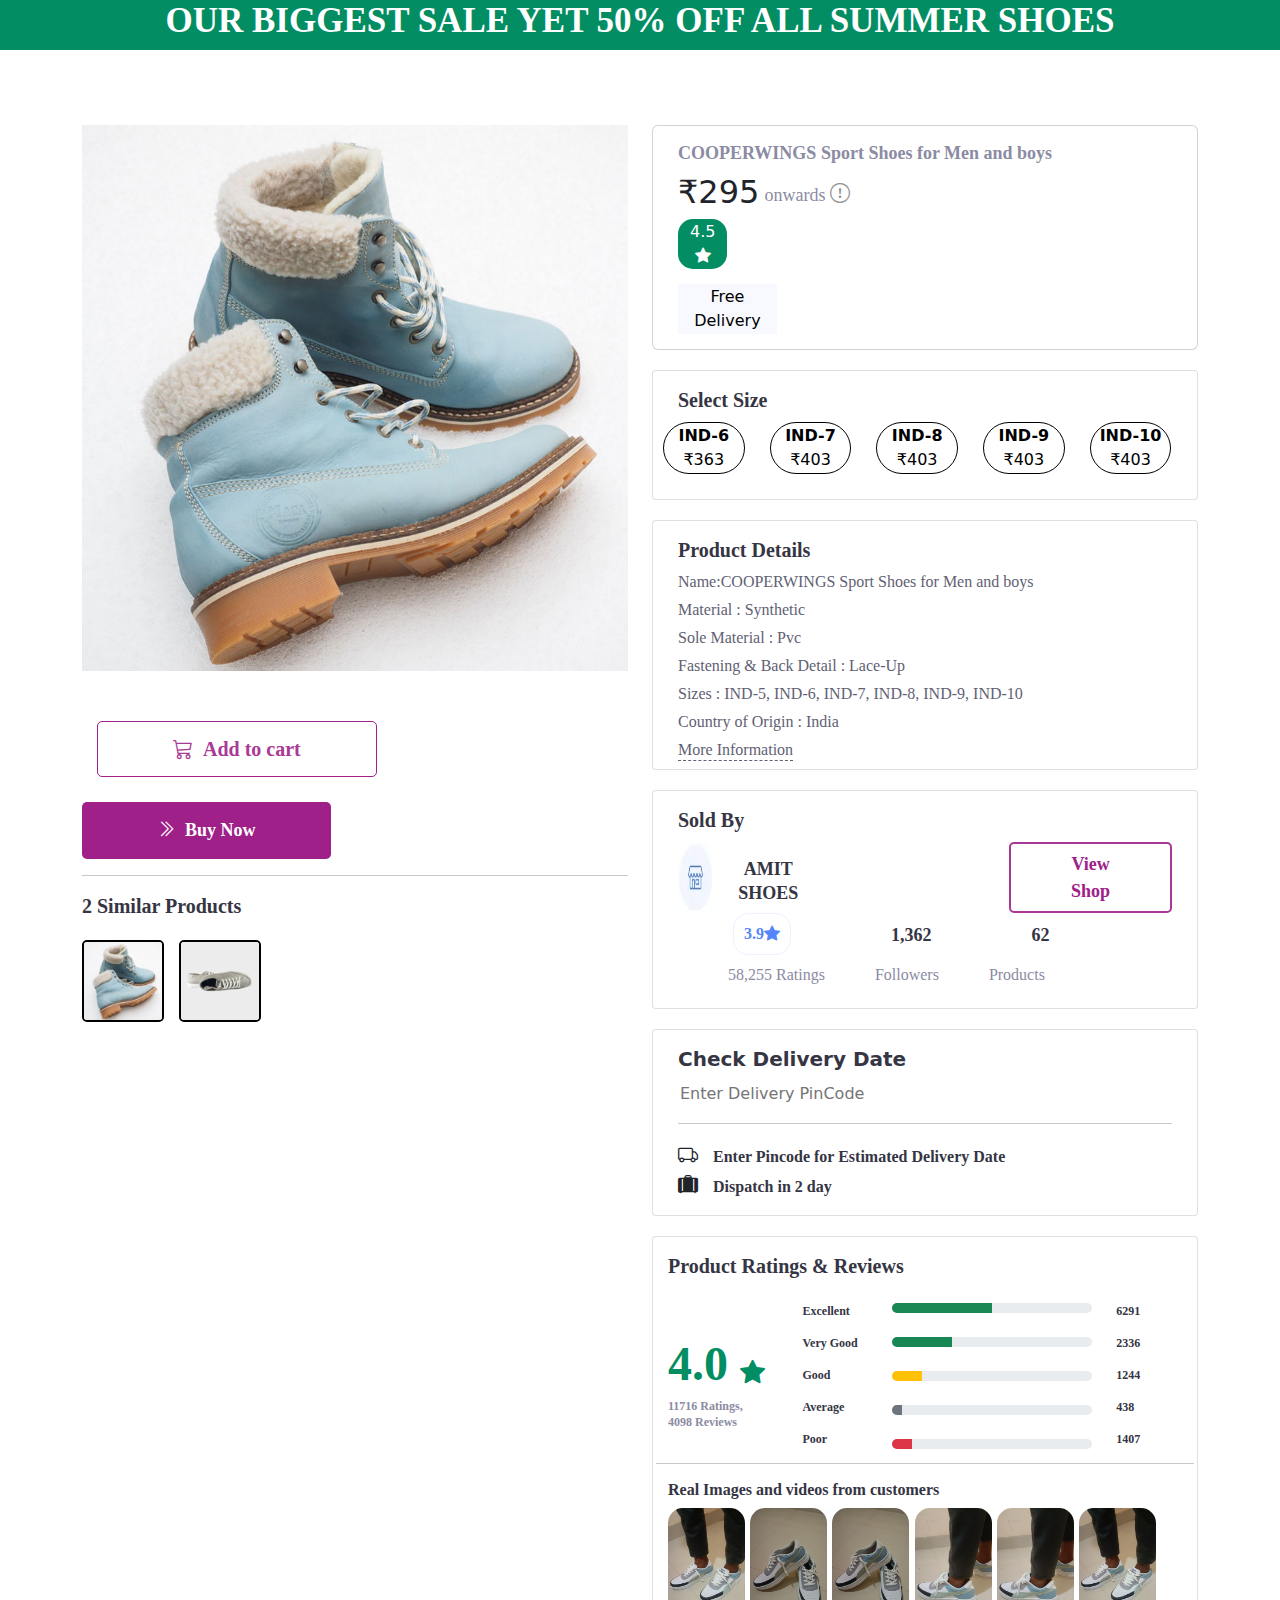
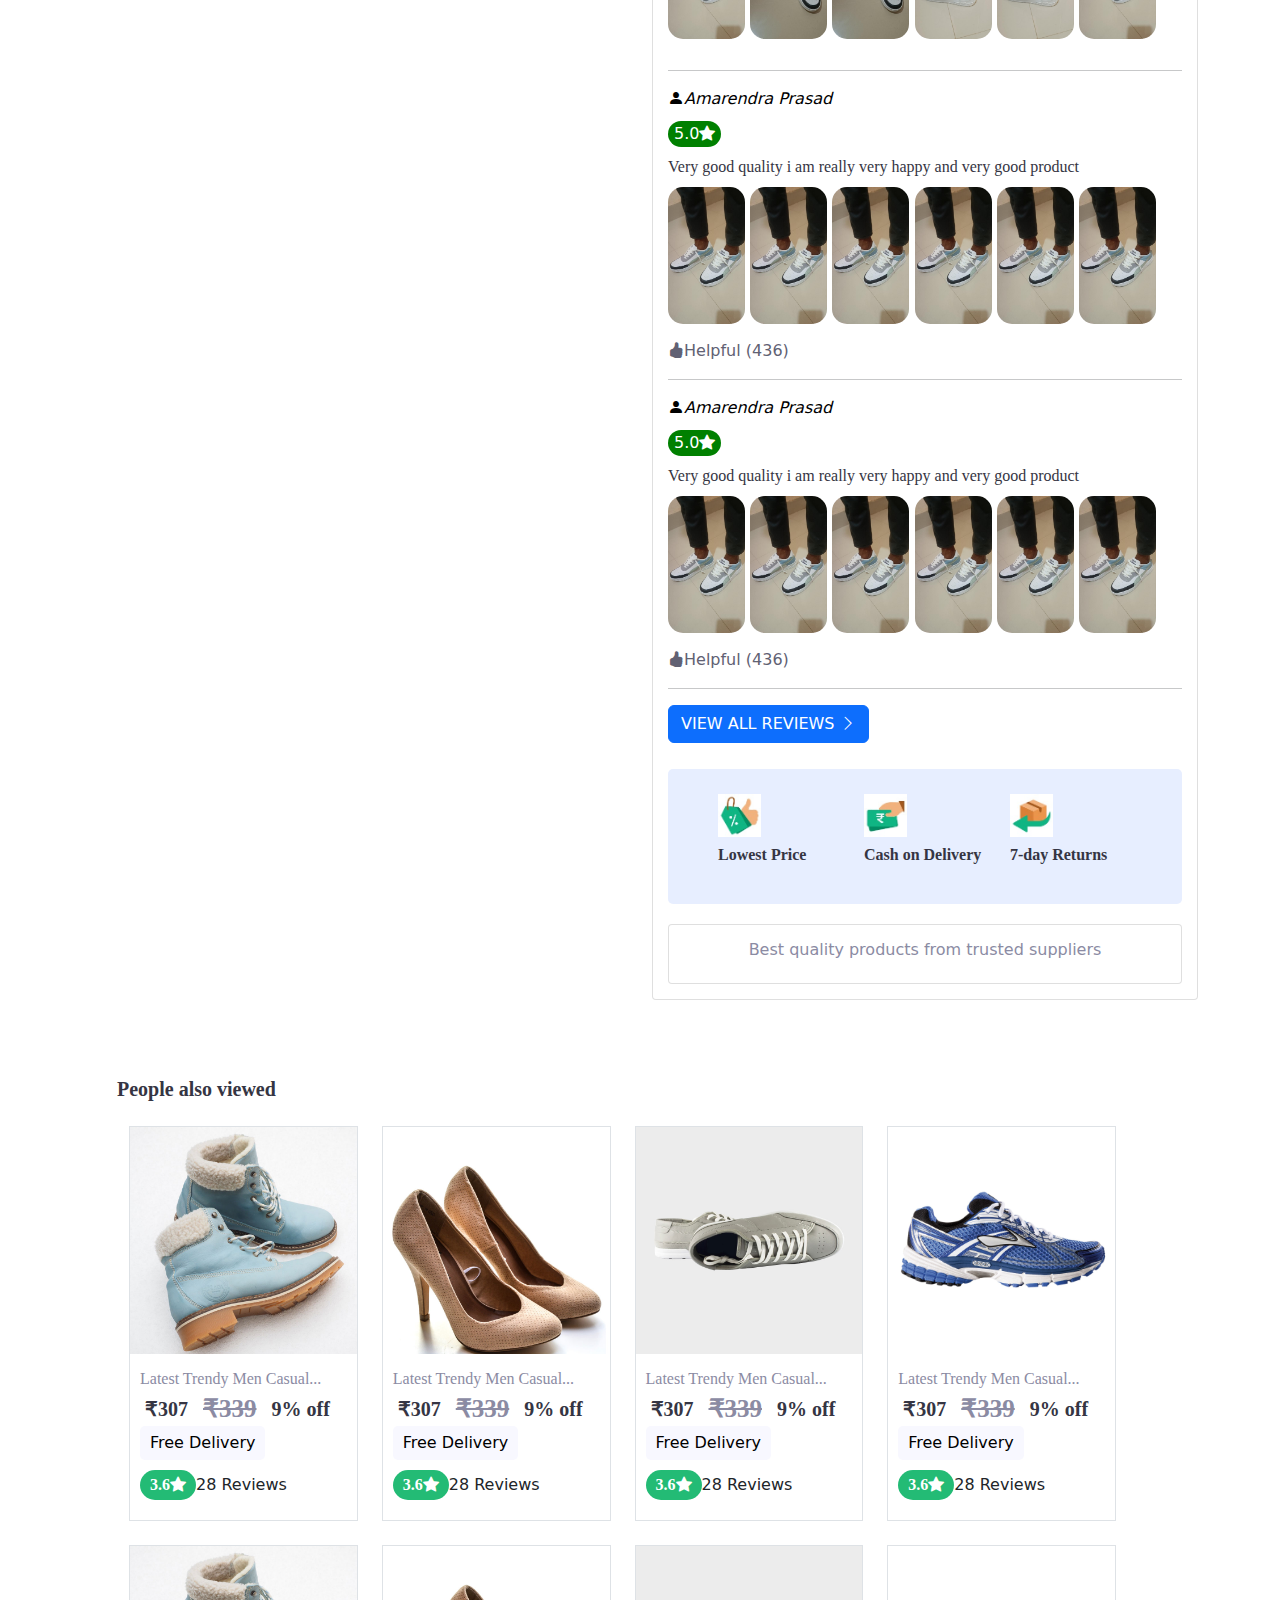
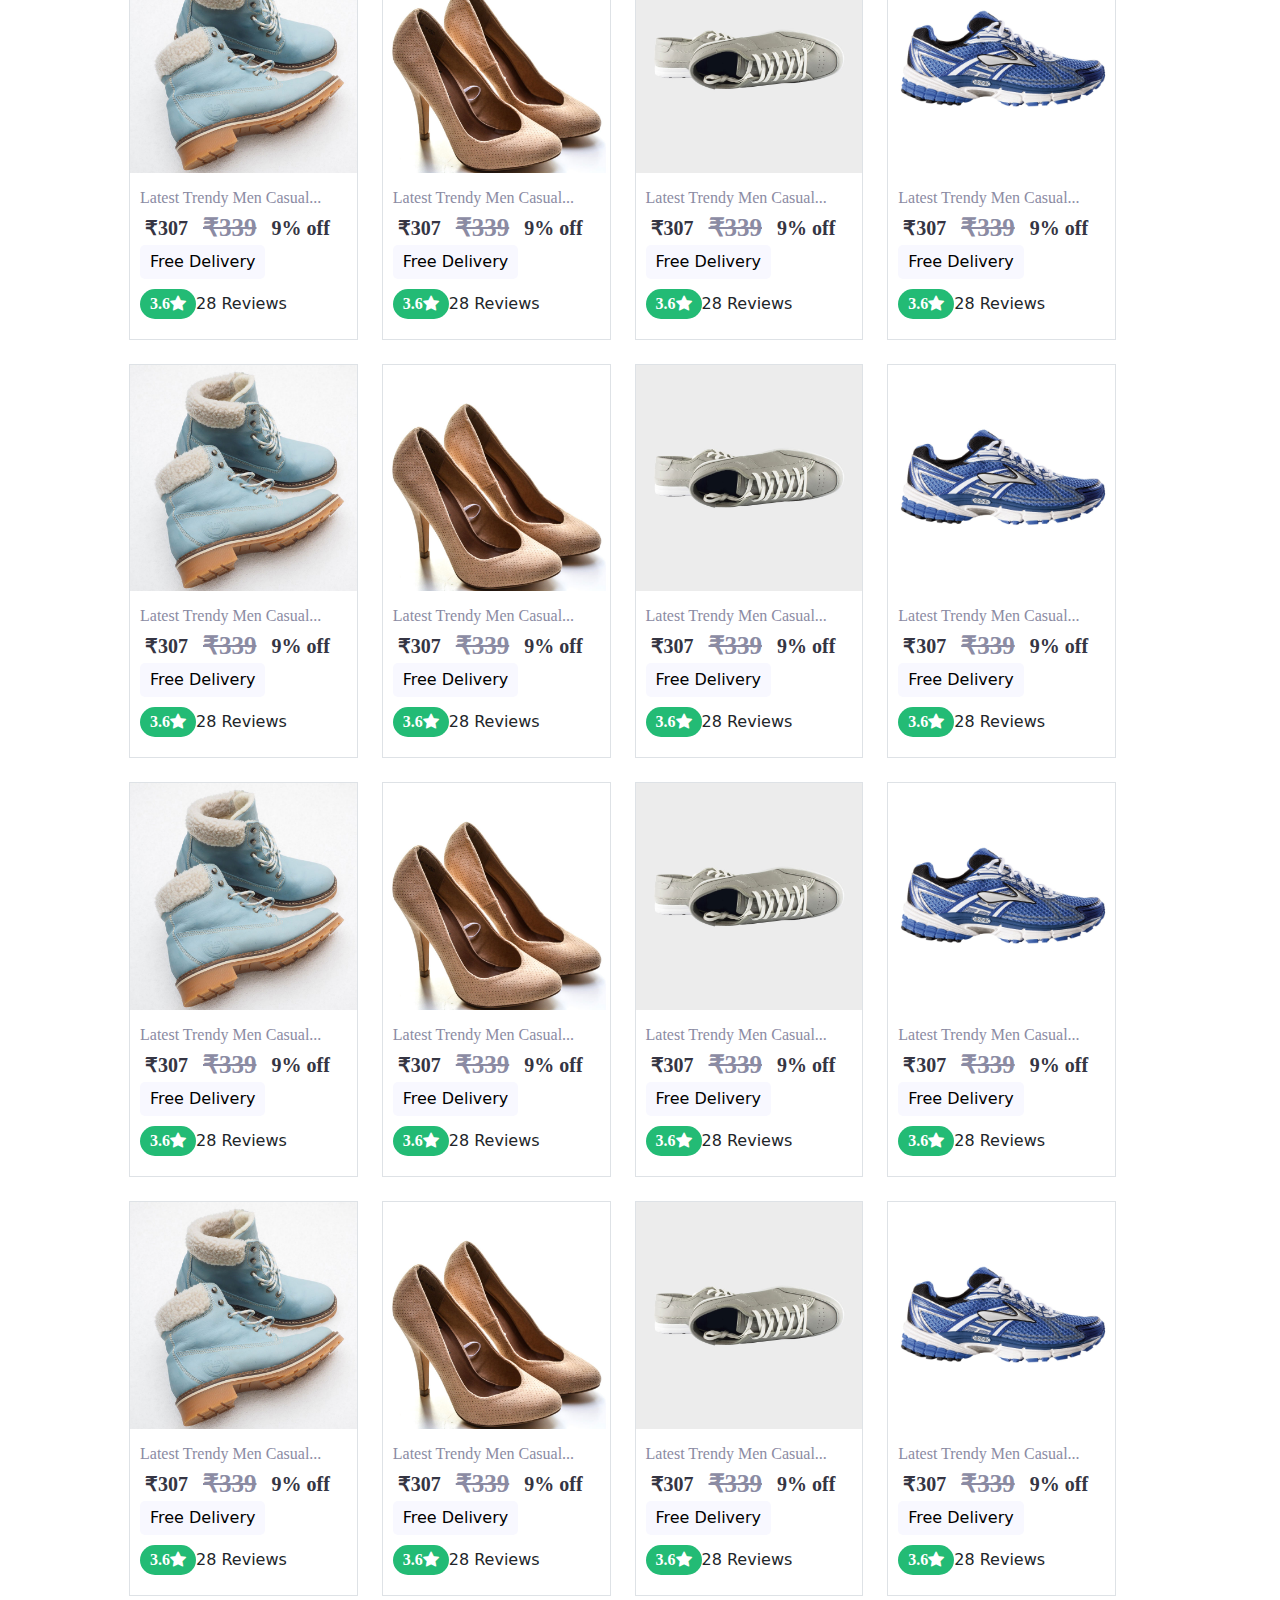
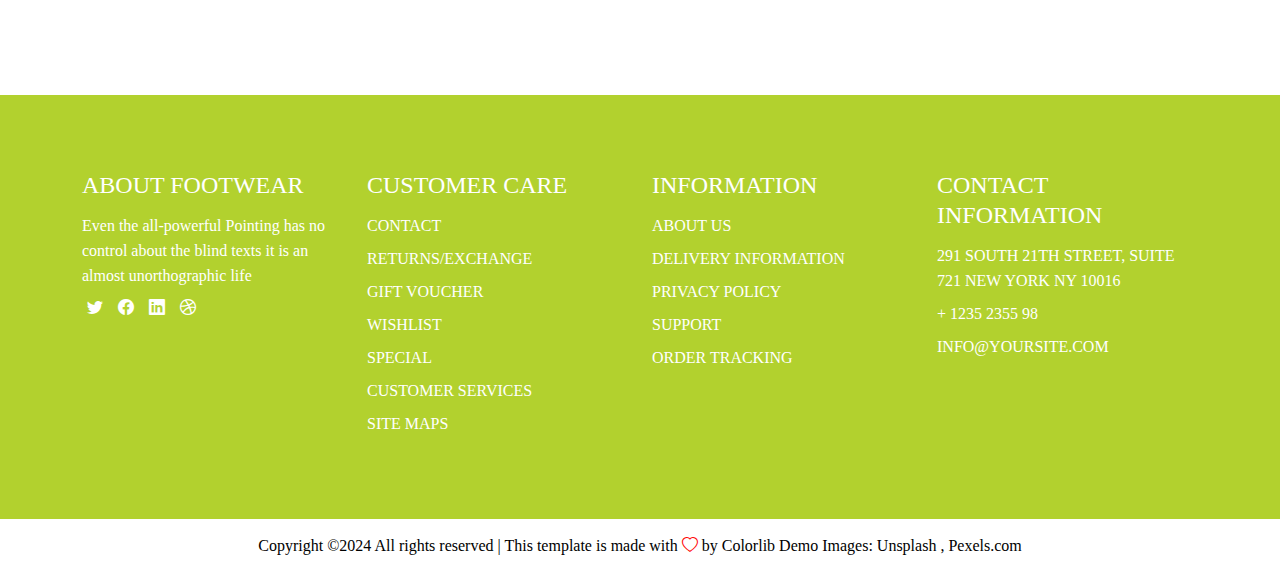
<file: rohith -landingpage/products-page.html>
<!DOCTYPE html>
<html lang="en">
<head>
    <meta charset="UTF-8">
    <meta name="viewport" content="width=device-width, initial-scale=1.0">
    <title>ecommerce-landing page</title>
    <link rel="stylesheet" href="./css/style.css">
    <link rel="stylesheet" href="https://cdn.jsdelivr.net/npm/bootstrap-icons@1.11.3/font/bootstrap-icons.min.css">
    <!-- bootstrap css cdn link -->
    <link href="https://cdn.jsdelivr.net/npm/bootstrap@5.0.2/dist/css/bootstrap.min.css" rel="stylesheet" >
</head>
<body>
    
    <!-- heading section starts -->
    <section class="heading">
        <div class="container-fluid">
            <div class="row">
                <div class="col-lg-12">
                        <h2>OUR BIGGEST SALE YET 50% OFF ALL SUMMER SHOES</h2>
                    </div>
                </div>
            </div>
      
    </section>
  <!-- heading section ends -->


 <!--product section starts -->

<section>
    <div class="container-fluid">
        <div class="row">
            <div class="col-lg-12">
                <div class="product">
                    <div class="container">
                        <div class="row">
                            <div class="col-lg-6">
                                <div class="product-image">
                                    <img src="./images/item-1.jpg" alt=""width="100%">
                               
                                <button class="cart"><a href="#"><i class="bi bi-cart3"></i>Add to cart</a></button>
                                <button class="buy-f"><a href="#"><i class="bi bi-chevron-double-right"></i>Buy Now</a></button>
                                <hr>
                                <h2>2 Similar Products</h2>
                                <div class="pro-image">
                                   <a href="#"><img src="./images/item-1.jpg" alt="" width="15%"></a>
                                   <a href="#"><img src="./images/item-3.jpg" alt="" width="15%"></a>
                                </div>
                            </div>
                            </div>
                            <div class="col-lg-6">
                                <div class="card">
                                    <h1>COOPERWINGS Sport Shoes for Men and boys</h1>
                                     <h2 class="three d-flex">₹295 <span>onwards</span><i class="bi bi-exclamation-circle"></i></h2>
                                      <div class="box">
                                        <h1>PRICE DETAILS</h1>
                                        <hr>
                                        <h3>Maximum Retail Price (MRP)

                                            ₹999</h3>
                                            <h3>Final Discounted Price

                                                ₹363</h3>
                                                <p>MRP is inclusive of all taxes

                                                    This product has an MRP (Maximum Retail Price) set by the supplier.As per govt. guidelines, we recommend that you do not sell the product at higher price than MRP.</p>
                                      </div>
                                   <button class="num ">4.5<i class="bi bi-star-fill"></i>
                                    </button>
                                   <button class="delivery">Free Delivery</button>
                                    </div>
                                    <div class="card-1 d-flex">
                                        <h1>Select Size</h1>
                                        <div class="row">
                                            <div class="col-lg-12">
                                                <button class="size-num "><strong>IND-6</strong><br>
                                                    ₹363</button>
                                                    <button class="size-num "><strong>IND-7</strong><br>
                                                        ₹403</button>
                                                        <button class="size-num "><strong>IND-8</strong><br>
                                                            ₹403</button>
                                                            <button class="size-num "><strong>IND-9</strong><br>
                                                                ₹403</button>
                                                                <button class="size-num "><strong>IND-10</strong><br>
                                                                    ₹403</button>
                                        
                                            </div>
                                        </div>
                                      
                                           
                                           
                                               
                                        </div>
                                  
                                    
                                    <div class="card-2">  
                                    <h1>Product Details</h1>
                                    <h3>Name:COOPERWINGS Sport Shoes for Men and boys</h3>
                                    <h3>Material : Synthetic</h3>
                                    <h3>Sole Material : Pvc</h3>
                                    <h3>Fastening & Back Detail : Lace-Up</h3>
                                    <h3>Sizes :  
                                        IND-5, IND-6, IND-7, IND-8, IND-9, IND-10</h3>
                                    <h3>Country of Origin : India</h3>
                                    <h2>More Information</h2>
                                    </div>


                                   <div class="card-3">
                                    <h2>Sold By</h2>
                                    <div class="row">  
                                        <div class="col-lg-12 ">
                                            <div class="amit d-flex">   
                                            <img src="./images/shop_profile_100.jpg" alt=""width="7%">
                                             <h4>AMIT SHOES</h4>
                                             <button class="view ">View Shop</button>
                                        </div>
                                        <div class="rating d-flex">
                                            <button class="star ">3.9<i class="bi bi-star-fill"></i>
                                            </button>
                                            <h2>1,362</h2>
                                            <h2>62</h2>
                                        </div>
                                        <div class="numb d-flex">
                                            <h5>58,255 Ratings</h5>
                                            <h5>Followers</h5>
                                            <h5>Products</h5>
                                        </div>
                                        </div>
                                   
                                    
                                   </div>
                                   </div>

                                   <div class="card-4">
                                    <h1>Check Delivery Date</h1>
  <input type="pin" id="lname" name="lname" placeholder="Enter Delivery PinCode">
  <hr>
  <i class="bi bi-truck"><span>Enter Pincode for Estimated Delivery Date</span></i>
  <i class="bi bi-suitcase-lg-fill"><span>Dispatch in 2 day</span></i>

                                   </div>

                                 <div class="card-5">
                                    <h1>Product Ratings & Reviews</h1>
                                    <div class="row">
                                        <div class="col-lg-3">
                                           <div class="rates-star">
                                            <span>4.0 <i class="bi bi-star-fill"></i></span>
                                       <p>11716  Ratings,<br>
                                        4098  Reviews</p>

                                           
                                           </div>
                                        </div>
                                        <div class="col-lg-2 ">
                                            <div class="t">
                                                <p>Excellent</p>
                                                <p>Very Good</p>
                                                <p>Good</p>
                                                <p>Average</p>
                                                <p>Poor</p>
                                                </div>
                                                </div>
                                                <div class="col-lg-5">
                                                    <div class="prog">  
                                                    <div class="progress" style="height:10px">
                                                        <div class="progress-bar bg-success" style="width:50%"></div>
                                                      </div><br>
                                                      <div class="progress" style="height:10px">
                                                        <div class="progress-bar bg-success" style="width:30%"></div>
                                                      </div><br>
                                                      <div class="progress" style="height:10px">
                                                        <div class="progress-bar bg-warning" style="width:15%"></div>
                                                      </div><br>
                                                      <div class="progress" style="height:10px">
                                                        <div class="progress-bar bg-secondary" style="width:5%"></div>
                                                      </div><br>
                                                      <div class="progress" style="height:10px">
                                                        <div class="progress-bar bg-danger" style="width:10%"></div>
                                                      </div>
                                                </div>
                                                </div>
                                                <div class="col-lg-2">
                                                    <div class="t">
                                                    <p>6291</p>
                                                    <p>
                                                        2336</p>
                                                        <p>
                                                            1244</p>
                                                            <p>438</p>
                                                            <p>1407</p>
                                                    </div>
                                                </div>
                                                <hr>

                                                
<div class="offcanvas offcanvas-end" id="demo">
    <div class="offcanvas-header">
      <h1 class="offcanvas-title">ANJRS MEN'S LATEST STYLES CASUAL SHOES</h1>
      <button type="button" class="btn-close" data-bs-dismiss="offcanvas"></button>
    </div>
    <div class="offcanvas-body">
        <img src="./images/2943982747_2962188374_9670d3f3efeb7_512.jpeg" alt=""width="25%"height="35% ">
        <img src="./images/2943982747_2962188374_9fe083fbddd4d_512.jpeg" alt=""width="25%"height="35%">
        <img src="./images/2943982747_2962188374_9670d3f3efeb7_512.jpeg" alt=""width="25%"height="35% ">
        <img src="./images/2943982747_2962188374_9670d3f3efeb7_512.jpeg" alt=""width="25%"height="35%">
        <img src="./images/2943982747_2962188374_9670d3f3efeb7_512.jpeg" alt=""width="25%"height="35%">
        <img src="./images/2943982747_2962188374_9670d3f3efeb7_512.jpeg" alt=""width="25%"height="35%">
        <img src="./images/2943982747_2962188374_9670d3f3efeb7_512.jpeg" alt=""width="25%"height="35%">
        <img src="./images/2943982747_2962188374_9670d3f3efeb7_512.jpeg" alt=""width="25%"height="35%">
        <img src="./images/2943982747_2962188374_9670d3f3efeb7_512.jpeg" alt=""width="25%"height="35%">
        <img src="./images/2943982747_2962188374_9670d3f3efeb7_512.jpeg" alt=""width="25%"height="35%">
        <img src="./images/2943982747_2962188374_9670d3f3efeb7_512.jpeg" alt=""width="25%"height="35%">
        <img src="./images/2943982747_2962188374_9670d3f3efeb7_512.jpeg" alt=""width="25%"height="35%">
        <img src="./images/2943982747_2962188374_9670d3f3efeb7_512.jpeg" alt=""width="25%"height="35%">
        <img src="./images/2943982747_2962188374_9670d3f3efeb7_512.jpeg" alt=""width="25%"height="35%">
        <img src="./images/2943982747_2962188374_9670d3f3efeb7_512.jpeg" alt=""width="25%"height="35%">
        <img src="./images/2943982747_2962188374_9670d3f3efeb7_512.jpeg" alt=""width="25%"height="35%">
        <img src="./images/2943982747_2962188374_9670d3f3efeb7_512.jpeg" alt=""width="25%"height="35%">
        <img src="./images/2943982747_2962188374_9670d3f3efeb7_512.jpeg" alt=""width="25%"height="35%">
        <img src="./images/2943982747_2962188374_9670d3f3efeb7_512.jpeg" alt=""width="25%"height="35%">
        <img src="./images/2943982747_2962188374_9670d3f3efeb7_512.jpeg" alt=""width="25%"height="35%">
        <img src="./images/2943982747_2962188374_9670d3f3efeb7_512.jpeg" alt=""width="25%"height="35%">
        <img src="./images/2943982747_2962188374_9670d3f3efeb7_512.jpeg" alt=""width="25%"height="35%">
        <img src="./images/2943982747_2962188374_9670d3f3efeb7_512.jpeg" alt=""width="25%"height="35%">
        <img src="./images/2943982747_2962188374_9670d3f3efeb7_512.jpeg" alt=""width="25%"height="35%">
    </div>
  </div>
  
                         <div class="video">
                            <h2>Real Images and videos from customers</h2>
                                <img src="./images/2943982747_2962188374_9670d3f3efeb7_512.jpeg" alt=""width="15%"height="15%">
                                <img src="./images/2943982747_2962188374_9fe083fbddd4d_512 (1).jpeg" alt=""width="15%"height="15%">
                                <img src="./images/2943982747_2962188374_9fe083fbddd4d_512.jpeg" alt=""width="15%"height="15%">
                                <img src="./images/2943982747_2962188374_fb3ceb352bffd_512 (1).jpeg" alt=""width="15%"height="15%">
                                <img src="./images/2943982747_2962188374_fb3ceb352bffd_512 (1).jpeg" alt=""width="15%"height="15%">
                                <img src="./images/2943982747_2962188374_9670d3f3efeb7_512.jpeg" alt=""class="plus"width="15%"height="15%"
                                data-bs-toggle="offcanvas" data-bs-target="#demo">
    
                           <hr>
                           <div class="user ">  
                            <span class="person"><i class="bi bi-person-fill">Amarendra Prasad </i></span><br>
                           <button class="five d-flex">5.0 <i class="bi bi-star-fill"></i></button>
                       
                           <h2>Very good quality i am really very happy and very good product</h2>
                           <div class="videos">   
                          <img src="./images/2943982747_2962188374_9670d3f3efeb7_512.jpeg" alt="">
                          <img src="./images/2943982747_2962188374_9670d3f3efeb7_512.jpeg" alt="">
                          <img src="./images/2943982747_2962188374_9670d3f3efeb7_512.jpeg" alt="">
                          <img src="./images/2943982747_2962188374_9670d3f3efeb7_512.jpeg" alt="">
                          <img src="./images/2943982747_2962188374_9670d3f3efeb7_512.jpeg" alt="">
                          <img src="./images/2943982747_2962188374_9670d3f3efeb7_512.jpeg" alt=""><br>
                        
                          <span class="thum" href="#"><i class="bi bi-hand-thumbs-up-fill">Helpful (436)</i></span>
                          <hr>
                          <div class="user ">  
                            <span class="person"><i class="bi bi-person-fill">Amarendra Prasad </i></span><br>
                           <button class="five d-flex">5.0 <i class="bi bi-star-fill"></i></button>
                       
                           <h2>Very good quality i am really very happy and very good product</h2>
                           <div class="videos">   
                          <img src="./images/2943982747_2962188374_9670d3f3efeb7_512.jpeg" alt="">
                          <img src="./images/2943982747_2962188374_9670d3f3efeb7_512.jpeg" alt="">
                          <img src="./images/2943982747_2962188374_9670d3f3efeb7_512.jpeg" alt="">
                          <img src="./images/2943982747_2962188374_9670d3f3efeb7_512.jpeg" alt="">
                          <img src="./images/2943982747_2962188374_9670d3f3efeb7_512.jpeg" alt="">
                          <img src="./images/2943982747_2962188374_9670d3f3efeb7_512.jpeg" alt=""><br>
                        
                          <span class="thum" href="#"><i class="bi bi-hand-thumbs-up-fill">Helpful (436)</i></span>
                          
                          <hr>
                          <button class="btn btn-primary" type="button" data-bs-toggle="offcanvas" data-bs-target="#demo">VIEW ALL REVIEWS <i class="bi bi-chevron-right"></i></button>

</div>
                       </div>
                      </div>
                   </div>

                         
                       </div>
                       </div>
                      
                      







                                     


                                        <div class="row">
                                            <div class="col-lg-12">
                                                <div class="bg-col">
                                                    <div class="row">
                                                        <div class="col-lg-4">
                                                            <div class="image"> 
                                                            <img src="./images/lowest_price_new.jpg" alt=""width="35%">
                                                            <p>Lowest Price</p>
                                                            </div>
                                                        </div>
                                                        <div class="col-lg-4">
                                                            <div class="image"> 
                                                            <img src="./images/cod_new.jpg" alt=""width="35%">
                                                            <p>Cash on Delivery</p>
                                                            </div>
                                                        </div>
                                                        <div class="col-lg-4">
                                                            <div class="image"> 
                                                            <img src="./images/return_new.jpg"width="35%"style="color:transparent">
                                                            <p>7-day Returns</p>
                                                            </div>
                                                        </div>
                                                    </div>
                                                </div>
                                            </div>
                                        </div>
                                        <div class="card-6">
                                            <h3>Best quality products from trusted suppliers</h3>
                                        </div>
                                 








                                </div>
                            </div>
                        </div>
                    </div>
                </div>
            </div>
        </div>
    </div>
</section>

 <!--product section ends -->



<section>
    <div class="container-fluid">
        <div class="row">
            <div class="col-lg-12">
               <div class="people-text">
                <h1>People also viewed</h1>
                <div class="container">
                    <div class="row  mb-4">
                        <div class="col-lg-3 col-md-6">
                            <div class="product-entry border">
                                <a href="#" class="prod-img">
                                    <img src="images/item-1.jpg" class="img-fluid" alt=""width="100%">
                                </a>
                                <div class="des">
                                    <h2><a href="./products-page.html">Latest Trendy Men Casual...</a></h2>
                                    <p class="price d-flex">₹307
                                    <span>₹339</span>9% off</p>
                                    <button class="del">Free Delivery</button><br>
                                    <button class="six">3.6<i class="bi bi-star-fill"></i></button><span>28 Reviews</span>
                                </div>
                            </div>

                         
                        </div>
                        <div class="col-lg-3 col-md-6">
                            <div class="product-entry border">
                                <a href="#" class="prod-img">
                                    <img src="images/item-2.jpg" class="img-fluid" alt=""width="100%">
                                </a>
                                <div class="des">
                                    <h2><a href="./products-page.html">Latest Trendy Men Casual...</a></h2>
                                    <p class="price d-flex">₹307
                                    <span>₹339</span>9% off</p>
                                    <button class="del">Free Delivery</button><br>
                                    <button class="six">3.6<i class="bi bi-star-fill"></i></button><span>28 Reviews</span>
                                </div>
                            </div>

                         
                        </div>
                        <div class="col-lg-3 col-md-6">
                            <div class="product-entry border">
                                <a href="#" class="prod-img">
                                    <img src="images/item-3.jpg" class="img-fluid" alt=""width="100%">
                                </a>
                                <div class="des">
                                    <h2><a href="./products-page.html">Latest Trendy Men Casual...</a></h2>
                                    <p class="price d-flex">₹307
                                    <span>₹339</span>9% off</p>
                                    <button class="del">Free Delivery</button><br>
                                    <button class="six">3.6<i class="bi bi-star-fill"></i></button><span>28 Reviews</span>
                                </div>
                            </div>

                         
                        </div>
                        <div class="col-lg-3 col-md-6">
                            <div class="product-entry border">
                                <a href="#" class="prod-img">
                                    <img src="images/item-4.jpg" class="img-fluid" alt=""width="100%">
                                </a>
                                <div class="des">
                                    <h2><a href="./products-page.html">Latest Trendy Men Casual...</a></h2>
                                    <p class="price d-flex">₹307
                                    <span>₹339</span>9% off</p>
                                    <button class="del">Free Delivery</button><br>
                                    <button class="six">3.6<i class="bi bi-star-fill"></i></button><span>28 Reviews</span>
                                </div>
                            </div>

                         
                        </div>
                    </div>
                    <div class="row  mb-4">
                        <div class="col-lg-3 col-md-6">
                            <div class="product-entry border">
                                <a href="#" class="prod-img">
                                    <img src="images/item-1.jpg" class="img-fluid" alt=""width="100%">
                                </a>
                                <div class="des">
                                    <h2><a href="./products-page.html">Latest Trendy Men Casual...</a></h2>
                                    <p class="price d-flex">₹307
                                    <span>₹339</span>9% off</p>
                                    <button class="del">Free Delivery</button><br>
                                    <button class="six">3.6<i class="bi bi-star-fill"></i></button><span>28 Reviews</span>
                                </div>
                            </div>

                         
                        </div>
                        <div class="col-lg-3 col-md-6">
                            <div class="product-entry border">
                                <a href="#" class="prod-img">
                                    <img src="images/item-2.jpg" class="img-fluid" alt=""width="100%">
                                </a>
                                <div class="des">
                                    <h2><a href="./products-page.html">Latest Trendy Men Casual...</a></h2>
                                    <p class="price d-flex">₹307
                                    <span>₹339</span>9% off</p>
                                    <button class="del">Free Delivery</button><br>
                                    <button class="six">3.6<i class="bi bi-star-fill"></i></button><span>28 Reviews</span>
                                </div>
                            </div>

                         
                        </div>
                        <div class="col-lg-3 col-md-6">
                            <div class="product-entry border">
                                <a href="#" class="prod-img">
                                    <img src="images/item-3.jpg" class="img-fluid" alt=""width="100%">
                                </a>
                                <div class="des">
                                    <h2><a href="./products-page.html">Latest Trendy Men Casual...</a></h2>
                                    <p class="price d-flex">₹307
                                    <span>₹339</span>9% off</p>
                                    <button class="del">Free Delivery</button><br>
                                    <button class="six">3.6<i class="bi bi-star-fill"></i></button><span>28 Reviews</span>
                                </div>
                            </div>

                         
                        </div>
                        <div class="col-lg-3 col-md-6">
                            <div class="product-entry border">
                                <a href="#" class="prod-img">
                                    <img src="images/item-4.jpg" class="img-fluid" alt=""width="100%">
                                </a>
                                <div class="des">
                                    <h2><a href="./products-page.html">Latest Trendy Men Casual...</a></h2>
                                    <p class="price d-flex">₹307
                                    <span>₹339</span>9% off</p>
                                    <button class="del">Free Delivery</button><br>
                                    <button class="six">3.6<i class="bi bi-star-fill"></i></button><span>28 Reviews</span>
                                </div>
                            </div>

                         
                        </div>
                    </div>
                    <div class="row  mb-4">
                        <div class="col-lg-3 col-md-6">
                            <div class="product-entry border">
                                <a href="#" class="prod-img">
                                    <img src="images/item-1.jpg" class="img-fluid" alt=""width="100%">
                                </a>
                                <div class="des">
                                    <h2><a href="./products-page.html">Latest Trendy Men Casual...</a></h2>
                                    <p class="price d-flex">₹307
                                    <span>₹339</span>9% off</p>
                                    <button class="del">Free Delivery</button><br>
                                    <button class="six">3.6<i class="bi bi-star-fill"></i></button><span>28 Reviews</span>
                                </div>
                            </div>

                         
                        </div>
                        <div class="col-lg-3 col-md-6">
                            <div class="product-entry border">
                                <a href="#" class="prod-img">
                                    <img src="images/item-2.jpg" class="img-fluid" alt=""width="100%">
                                </a>
                                <div class="des">
                                    <h2><a href="./products-page.html">Latest Trendy Men Casual...</a></h2>
                                    <p class="price d-flex">₹307
                                    <span>₹339</span>9% off</p>
                                    <button class="del">Free Delivery</button><br>
                                    <button class="six">3.6<i class="bi bi-star-fill"></i></button><span>28 Reviews</span>
                                </div>
                            </div>

                         
                        </div>
                        <div class="col-lg-3 col-md-6">
                            <div class="product-entry border">
                                <a href="#" class="prod-img">
                                    <img src="images/item-3.jpg" class="img-fluid" alt=""width="100%">
                                </a>
                                <div class="des">
                                    <h2><a href="./products-page.html">Latest Trendy Men Casual...</a></h2>
                                    <p class="price d-flex">₹307
                                    <span>₹339</span>9% off</p>
                                    <button class="del">Free Delivery</button><br>
                                    <button class="six">3.6<i class="bi bi-star-fill"></i></button><span>28 Reviews</span>
                                </div>
                            </div>

                         
                        </div>
                        <div class="col-lg-3 col-md-6">
                            <div class="product-entry border">
                                <a href="#" class="prod-img">
                                    <img src="images/item-4.jpg" class="img-fluid" alt=""width="100%">
                                </a>
                                <div class="des">
                                    <h2><a href="./products-page.html">Latest Trendy Men Casual...</a></h2>
                                    <p class="price d-flex">₹307
                                    <span>₹339</span>9% off</p>
                                    <button class="del">Free Delivery</button><br>
                                    <button class="six">3.6<i class="bi bi-star-fill"></i></button><span>28 Reviews</span>
                                </div>
                            </div>

                         
                        </div>
                    </div>
                    <div class="row  mb-4">
                        <div class="col-lg-3 col-md-6">
                            <div class="product-entry border">
                                <a href="#" class="prod-img">
                                    <img src="images/item-1.jpg" class="img-fluid" alt=""width="100%">
                                </a>
                                <div class="des">
                                    <h2><a href="./products-page.html">Latest Trendy Men Casual...</a></h2>
                                    <p class="price d-flex">₹307
                                    <span>₹339</span>9% off</p>
                                    <button class="del">Free Delivery</button><br>
                                    <button class="six">3.6<i class="bi bi-star-fill"></i></button><span>28 Reviews</span>
                                </div>
                            </div>

                         
                        </div>
                        <div class="col-lg-3 col-md-6">
                            <div class="product-entry border">
                                <a href="#" class="prod-img">
                                    <img src="images/item-2.jpg" class="img-fluid" alt=""width="100%">
                                </a>
                                <div class="des">
                                    <h2><a href="./products-page.html">Latest Trendy Men Casual...</a></h2>
                                    <p class="price d-flex">₹307
                                    <span>₹339</span>9% off</p>
                                    <button class="del">Free Delivery</button><br>
                                    <button class="six">3.6<i class="bi bi-star-fill"></i></button><span>28 Reviews</span>
                                </div>
                            </div>

                         
                        </div>
                        <div class="col-lg-3 col-md-6">
                            <div class="product-entry border">
                                <a href="#" class="prod-img">
                                    <img src="images/item-3.jpg" class="img-fluid" alt=""width="100%">
                                </a>
                                <div class="des">
                                    <h2><a href="./products-page.html">Latest Trendy Men Casual...</a></h2>
                                    <p class="price d-flex">₹307
                                    <span>₹339</span>9% off</p>
                                    <button class="del">Free Delivery</button><br>
                                    <button class="six">3.6<i class="bi bi-star-fill"></i></button><span>28 Reviews</span>
                                </div>
                            </div>

                         
                        </div>
                        <div class="col-lg-3 col-md-6">
                            <div class="product-entry border">
                                <a href="#" class="prod-img">
                                    <img src="images/item-4.jpg" class="img-fluid" alt=""width="100%">
                                </a>
                                <div class="des">
                                    <h2><a href="./products-page.html">Latest Trendy Men Casual...</a></h2>
                                    <p class="price d-flex">₹307
                                    <span>₹339</span>9% off</p>
                                    <button class="del">Free Delivery</button><br>
                                    <button class="six">3.6<i class="bi bi-star-fill"></i></button><span>28 Reviews</span>
                                </div>
                            </div>

                         
                        </div>
                    </div>
                    <div class="row  mb-4">
                        <div class="col-lg-3 col-md-6">
                            <div class="product-entry border">
                                <a href="#" class="prod-img">
                                    <img src="images/item-1.jpg" class="img-fluid" alt=""width="100%">
                                </a>
                                <div class="des">
                                    <h2><a href="./products-page.html">Latest Trendy Men Casual...</a></h2>
                                    <p class="price d-flex">₹307
                                    <span>₹339</span>9% off</p>
                                    <button class="del">Free Delivery</button><br>
                                    <button class="six">3.6<i class="bi bi-star-fill"></i></button><span>28 Reviews</span>
                                </div>
                            </div>

                         
                        </div>
                        <div class="col-lg-3 col-md-6">
                            <div class="product-entry border">
                                <a href="#" class="prod-img">
                                    <img src="images/item-2.jpg" class="img-fluid" alt=""width="100%">
                                </a>
                                <div class="des">
                                    <h2><a href="./products-page.html">Latest Trendy Men Casual...</a></h2>
                                    <p class="price d-flex">₹307
                                    <span>₹339</span>9% off</p>
                                    <button class="del">Free Delivery</button><br>
                                    <button class="six">3.6<i class="bi bi-star-fill"></i></button><span>28 Reviews</span>
                                </div>
                            </div>

                         
                        </div>
                        <div class="col-lg-3 col-md-6">
                            <div class="product-entry border">
                                <a href="#" class="prod-img">
                                    <img src="images/item-3.jpg" class="img-fluid" alt=""width="100%">
                                </a>
                                <div class="des">
                                    <h2><a href="./products-page.html">Latest Trendy Men Casual...</a></h2>
                                    <p class="price d-flex">₹307
                                    <span>₹339</span>9% off</p>
                                    <button class="del">Free Delivery</button><br>
                                    <button class="six">3.6<i class="bi bi-star-fill"></i></button><span>28 Reviews</span>
                                </div>
                            </div>

                         
                        </div>
                        <div class="col-lg-3 col-md-6">
                            <div class="product-entry border">
                                <a href="#" class="prod-img">
                                    <img src="images/item-4.jpg" class="img-fluid" alt=""width="100%">
                                </a>
                                <div class="des">
                                    <h2><a href="./products-page.html">Latest Trendy Men Casual...</a></h2>
                                    <p class="price d-flex">₹307
                                    <span>₹339</span>9% off</p>
                                    <button class="del">Free Delivery</button><br>
                                    <button class="six">3.6<i class="bi bi-star-fill"></i></button><span>28 Reviews</span>
                                </div>
                            </div>

                         
                        </div>
                    </div>
                    </div>
                </div>
               </div>
            </div>
        </div>
    </div>
</section>




 <!--footer section starts -->
 <section class="color">
    <div class="container-fluid">
      <div class="row">
        <div class="col-lg-12">
          
                <div class="container">
                    <div class="row">
                        <div class="col-lg-3 col-md-6">
                            <div class="about">
                                <h1>ABOUT FOOTWEAR</h1>
                                <h2>Even the all-powerful Pointing has no control about the blind texts it is an almost unorthographic life</h2>
                                <a href="#"><i class="bi bi-twitter"></i></a>
                                <a href="#"><i class="bi bi-facebook"></i></a>
                                <a href="#"><i class="bi bi-linkedin"></i></a>
                                <a href="#"><i class="bi bi-dribbble"></i></a>
                            </div>
                        </div>
                        <div class="col-lg-3 col-md-6">
                            <div class="care">
                                <h1>CUSTOMER CARE</h1>
                                <h2>CONTACT</h2>
                                 <h2>RETURNS/EXCHANGE</h2> 
                                 <h2>GIFT VOUCHER</h2>   
                                 <h2>WISHLIST</h2>
                                 <h2> SPECIAL</h2>  
                                 <h2> CUSTOMER SERVICES</h2>  
                                 <h2> SITE MAPS</h2> 
                            </div>
                        </div>
                        <div class="col-lg-3 col-md-6">
                            <div class="info">
                                <h1>INFORMATION</h1>
                                <h2>ABOUT US</h2>
                                <h2>DELIVERY INFORMATION</h2>
                                <h2>PRIVACY POLICY</h2>
                                <h2>SUPPORT</h2>
                                <h2>ORDER TRACKING</h2>
                            </div>
                        </div>
                        <div class="col-lg-3 col-md-6">
                            <div class="contact">
                                <h1>CONTACT INFORMATION</h1>
                                <h2>291 SOUTH 21TH STREET,
                                    SUITE 721 NEW YORK NY 10016</h2>
                                    <h2> <a href="tel:+ 1235 2355 98">+ 1235 2355 98</a></h2>                
                                    <h2><a href="mailto:INFO@YOURSITE.COM">INFO@YOURSITE.COM</a></h2>
                                    
                            </div>
                        </div>
                    </div>
                </div>
            </div>
        </div>
      </div>

</section>
 <!--footer section ends -->
<section>
    <div class="container-fluid">
        <div class="row">
            <div class="col-lg-12">
                <div class="copy">   
                <p>Copyright ©2024 All rights reserved | This template is made with <i class="bi bi-heart"></i> by Colorlib Demo Images: Unsplash , Pexels.com</p>
            </div>
            </div>
        </div>
    </div>
</section>




<!--back-to-top section starts-->
<button onclick="topFunction()" id="myBtn" title="Go to top"><i class="bi bi-arrow-up"></i></button>

<!--back-to-top section ends-->












    
      <!-- separate popper bootstrap js cdn-->
      <script src="https://cdn.jsdelivr.net/npm/@popperjs/core@2.9.2/dist/umd/popper.min.js" integrity="sha384-IQsoLXl5PILFhosVNubq5LC7Qb9DXgDA9i+tQ8Zj3iwWAwPtgFTxbJ8NT4GN1R8p" crossorigin="anonymous"></script>
      <script src="https://cdn.jsdelivr.net/npm/bootstrap@5.0.2/dist/js/bootstrap.min.js" integrity="sha384-cVKIPhGWiC2Al4u+LWgxfKTRIcfu0JTxR+EQDz/bgldoEyl4H0zUF0QKbrJ0EcQF" crossorigin="anonymous"></script>
      <script>
        // Get the button
        let mybutton = document.getElementById("myBtn");
        
        // When the user scrolls down 20px from the top of the document, show the button
        window.onscroll = function() {scrollFunction()};
        
        function scrollFunction() {
          if (document.body.scrollTop > 20 || document.documentElement.scrollTop > 20) {
            mybutton.style.display = "block";
          } else {
            mybutton.style.display = "none";
          }
        }
        
        // When the user clicks on the button, scroll to the top of the document
        function topFunction() {
          document.body.scrollTop = 0;
          document.documentElement.scrollTop = 0;
        }
        </script>
        
<script>
    var popoverTriggerList = [].slice.call(document.querySelectorAll('[data-bs-toggle="popover"]'))
    var popoverList = popoverTriggerList.map(function (popoverTriggerEl) {
      return new bootstrap.Popover(popoverTriggerEl)
    })
    </script>
</body>
</html>
</file>
<file: rohith -landingpage/css/style.css>
.heading h2{
    color:white;
    text-align:center;
    font-family:Roboto condensed;
    font-style:normal;
    font-weight:700;
    text-transform:uppercase;
    font-size:35px;
}

.heading{
    background-color:#038d63;
}


.navbar-t{
    font-Style:normal;
    font-weight:700;
    color:white;
    font-size:34px;
    line-height:61px;
    font-family:Barlow condensed;
    padding:0px 0px 0px 15px;
}
.nav-link{
    font-family:montserrat;
}
.p{
    background-image: url(./../images/800353.jpg);
    background-position: center;
    background-size: contain;
    background-repeat:none;
    width:100%;
}
.cart1 i{
    color:black;
    font-family:montserrat;
    font-style:normal;

}

.carousel-item img {
width:100%;
height:100%;
}
.carousel-caption{
    margin-bottom:400px;

}

.new{
    margin-bottom:200px;

}
.carousel-caption h1{
    color:white;
    font-size:50px;
    font-weight:bold;
    font-family:ROboto condensed;
}
.carousel-caption h2{
    color:white;
    font-size:40px;
    font-weight:500;
    font-family:ROboto condensed;
}
.carousel-caption p{
    color:white;
    font-size:25px;
    font-weight:500;
    font-family:Roboto;
}
.shop{
    font-size:20px;
    border:none;
    background-color:#7b9023;
    border-radius:25px;
    padding:10px 15px 10px 15px;
    font-family:Roboto condensed;
}
.shop a{
    text-decoration:none;
    color:white;
}
.shop:hover{
    background-color:black;
    color:white;
}
.shop a:hover{
    color:white;
}
.carousel-control-prev-icon, .carousel-control-next-icon {
    display: inline-block;
    width: 2rem;
    height: 2rem;
    background-repeat: no-repeat;
    background-position: 50%;
    background-size: 100% 100%;
    background-color:black;
    color:white;
    border-radius:50%;
    font-size: 100px;
    padding:5px 10px 5px 10px;
}
.carousel-control-next-icon, .carousel-control-prev-icon:hover{
    background-color:#7b9023;
    color:white;
}
.carousel-control-next-icon, .carousel-control-prev-icon {
    display: inline-block;
    width: 2rem;
    height: 2rem;
    background-repeat: no-repeat;
    background-position: 50%;
    background-size: 100% 100%;
    background-color:black;
    color:white;
    border-radius:50%;
    font-size: 100px;
    padding:5px 10px 5px 10px;
}
.news{
    margin-top:10px;
    margin-bottom:50px;
    padding:50px 0px 50px 0px;
    text-align:center;
    /*background-image:url(./../images/800353.jpg);*/
    background-position:center;
    background-size:cover;
    background-repeat: no-repeat;
    width:100%;
}
.news h1{
 font-size:40px;
 line-height:60px;
 font-weight:700;
 color:black;
 font-family:Roboto condensed;
 font-style:normal;
 padding-bottom:25px;

}
.img-fluid {
    max-width: 100%;
    height: auto;
    padding-bottom: 15px;
}
.desc h2{
  font-Style:normal;
  font-weight:400;
  color:rgb(0, 0, 0);
  font-size:18px;
  line-height:27px;
font-family:Roboto condensed;

}
.desc h2 a{
    color:black;
    text-decoration:underline;
}
.price{
    font-Style:normal;
    font-weight:400;
    color:rgb(0, 0, 0);
    font-size:18px;
    line-height:32px;
    font-family:Roboto;
  
}
.desc h4{
text-decoration:none;
color:black;
font-Family:Barlow condensed;
font-style:normal;
font-weight:700;
font-size:20px;
line-height:24px;

}
.desc span{
    text-decoration:line-through;
    color:rgb(139, 139, 163);
    font-style:normal;
    font-weight:700;
    font-size:25px;
    line-height:24px;
 
}
.all{
    border:none;
    background-color:#7b9023;
    border-radius:25px;
    padding:10px 15px 10px 15px;
    font-family:Roboto condensed;
    font-size:20px;
    margin-top:20px;
}
.all a{
    text-decoration:none;
    color:white;
}
.all:hover{
    background-color:black;
    color:white;
}
.all a:hover{
    color:white;
}
.top{
    padding-bottom:50px;
    text-align:center;
}
.top h1{
    padding-bottom:25px;
    font-size:40px;
    line-height:60px;
    font-weight:700;
    color:black;
    font-family:Roboto condensed;
    font-style:normal;
  
}
.order{
    text-align:center;
    border:none;
    background-color:#7b9023;
    border-radius:25px;
    padding:10px 15px 10px 15px;
    font-family:Roboto condensed;
    font-size:20px;
    margin-top:40px;
    
}
.order a{
    text-decoration:none;
    color:white;
}
.order:hover{
    background-color:black;
    color:white;
}
.order a:hover{
    color:white;
}
.buy{
    border:none;
    background-color:#7b9023;
    border-radius:5px;
    padding:10px 15px 10px 15px;
    font-family:Roboto condensed;
    font-size:20px; 
    margin-bottom:20px;
    margin-top:5px;
}
.buy a{
    color:white;
    text-decoration:none;
}
.buy:hover{
    background-color:black;
    color:white;
}
.buy a:hover{
    color:white;
}
.truck img{
width:25%;
}
.truck h2{
   font-Style:normal;
   font-weight:700;
   color: rgb(17, 17, 17);
   font-size:20px;
   line-height:26px;
   font-family:Roboto condensed;
}
.truck span{
    font-Style:normal;
    font-weight:400;
    color: rgb(17, 17, 17);
    font-size:15px;
    line-height:27px;
    font-family:Roboto;
}

.product-item img{
    cursor: pointer;
    margin-bottom: 20px;
    width: 100%;
}
.more{
    padding:75px 0px 75px 0px;
    text-align:center;
}
.more h1{
    padding-bottom:25px;
    font-size:40px;
    line-height:60px;
    font-weight:700;
    color:black;
    font-family:Roboto condensed;
    font-style:normal;
}
.re{
    border:none;
    background-color:#7b9023;
    border-radius:25px;
    padding:10px 15px 10px 15px;
    font-family:Roboto condensed;
    font-size:20px;
    margin-top:20px;
}
.re a{
    text-decoration:none;
    color:white;
}
.re:hover{
    background-color:black;
    color:white;
}
.re a:hover{
    color:white;
}
.icons{
    padding:0px 0px 0px 0px;
}
.color{
    background-color:#b2d12e;
    padding:75px 0px 75px 0px;
  
}
.about h1{
 font-Style:normal;
 font-weight:400;
 color:white;
 font-size:24px;
 line-height:30px;
font-family:Roboto condensed;
padding-bottom:5px;
}
.about h2{
   font-Style:normal;
   font-weight:300;
   color:white;
   font-size:16px;
   line-height:25px;
   font-family:Roboto;
}
.about i{
    color:white;
   padding:5px;
}
.about i:hover{
color:black;
}
.care h1{
    font-Style:normal;
    font-weight:400;
    color:white;
    font-size:24px;
    line-height:30px;
   font-family:Roboto condensed;
   padding-bottom:5px;
}
.care h2{
    font-Style:normal;
    font-weight:300;
    color:white;
    font-size:16px;
    line-height:25px;
    font-family:Roboto;
}
.care h2:hover{
    color:#7b9023;
}
.info h1{
    font-Style:normal;
    font-weight:400;
    color:white;
    font-size:24px;
    line-height:30px;
   font-family:Roboto condensed;
   padding-bottom:5px;
}
.info h2{
    font-Style:normal;
    font-weight:300;
    color:white;
    font-size:16px;
    line-height:25px;
    font-family:Roboto;
}
.info h2:hover{
    color:#7b9023;
}
.contact h1{
    font-Style:normal;
    font-weight:400;
    color:white;
    font-size:24px;
    line-height:30px;
   font-family:Roboto condensed;
   padding-bottom:5px;
}
.contact h2{
    font-Style:normal;
    font-weight:300;
    color:white;
    font-size:16px;
    line-height:25px;
    font-family:Roboto;
}
.contact h2 a{
    color:white;
    text-decoration:none;
}
.contact h2:hover{
    color:#7b9023;
}
.contact h2 a:hover{
    color:#7b9023;
}

#myBtn {
    display: none;
    position: fixed;
    bottom: 20px;
    right: 30px;
    z-index: 99;
    font-size: 18px;
    border: none;
    outline: none;
    background-color:#7b9023;
    color: white;
    cursor: pointer;
    padding: 10px 15px 10px 15px;
    border-radius:50%;
    
  }
  
  #myBtn:hover {
    background-color:#7b9026;
  }
  .copy p{
    text-align:center;
    padding:15px 0px 0px 0px;
    font-size:16px;
    font-style:normal;
    font-weight:500;
    color:black;
    font-family:Roboto;
  }
  .copy i{
  color:red;
  }

/* products page*/
.product{
    padding:75px 0px 75px 0px;
}
.card{
    padding:15px 25px 15px 25px;
}
.card h1{
  font-Style:normal;
  font-weight:600;
  color: rgb(139, 139, 163);
  font-size:18px;
  line-height:24px;
  font-family:Barlow condensed;

}
.three h2{
    font-Style:normal;
    font-weight:500;
    color:rgb(53, 53, 67);
    font-size:32px;
    line-height:40px;
    font-family:montserrat;
}
.three span{
   font-Style:normal;
   font-weight:400;
   color:rgb(139, 139, 163);
   font-size:18px;
   line-height:24px;
   font-family:montserrat;
   margin-top:10px;
   padding:0px 5px 0px 5px;
}
.three i{
    color:#959595;
    font-size:20px;
    margin-top:8px;
   
}
.box {
    display:none;
    position:absolute;

}

.num{
    border:none;
    background-color:#038d63;
    color:white;
    border-radius:15px;
    width:10%;
    margin-bottom:15px;
}
.delivery{
    background-color:#f8f8ff;
    border:none;
    width:20%;
    font-size:16px;
    font-Style:normal;
    font-weight:400;
    color:rgb(0, 0, 0);
    line-height:24px;

}
.card-1{
    border: 1px solid rgba(0,0,0,.125);
    margin-top:20px;
    position: relative;
    display: flex;
    flex-direction: column;
    min-width: 0;
    word-wrap: break-word;
    background-color: #fff;
    background-clip: border-box;
    border-radius: 0.25rem;
}
.card-1 h1{
  font-Style:normal;
  font-weight:700;
  color:rgb(53, 53, 67);
  font-size:20px;
  line-height:28px;
  font-family:Barlow condensed;
  padding:15px 25px 0px 25px;
}
.size-num{
 background-color:white;
 color:black;
 border:1px solid black;
 border-radius:50px;
 width:15%;
 margin:0px 10px 25px 10px;
}
.card-2{
    border: 1px solid rgba(0,0,0,.125);
    margin-top:20px;
    position: relative;
    display: flex;
    flex-direction: column;
    min-width: 0;
    word-wrap: break-word;
    background-color: #fff;
    background-clip: border-box;
    border-radius: 0.25rem;
    padding:15px 25px 0px 25px;
}
.card-2 h1{
   font-Style:normal;
   font-weight:700;
   color:rgb(53, 53, 67);
   font-size:20px;
   line-height:28px;
   font-family:Barlow condensed;
   
}
.card-2 h3{
   font-Style:normal;
   font-weight:500;
   color:rgb(97, 97, 115);
   font-size:16px;
   line-height:20px;
   font-family:montserrat;

}
.card-2 h2{
    font-Style:normal;
   font-weight:500;
   color:rgb(97, 97, 115);
   font-size:16px;
   line-height:20px; 
   border-bottom: 0.8px dashed rgb(97, 97, 115);
   width:fit-content;
   font-family:montserrat;
}
.cart{
    border:1px solid rgb(159, 32, 137);
    background-color:white;
    font-size:20px;
    margin:50px 15px 25px 15px;
    border-radius:5px;
    padding:15px 75px 15px 75px;
    font-family:Barlow condensed;
    font-weight:bold;
    font-style:normal;
    line-height:24px;
}
.cart i{
    margin-right:10px;
    font-weight:bold;
}
.cart a{
    text-decoration:none;
    color:#aa3996;
}
.cart a:hover{
    color:#aa3996;
}
.buy-f{
    border:none;
    background-color:#9f2089;
    border-radius:5px;
    padding:15px 75px 15px 75px;
    font-size:18px;
    font-style:normal;
    font-weight:bold;
    font-family:montserrat;
}
.buy-f i{
    margin-right:10px;
    font-weight:bold;
}
.buy-f a{
    color:white;
    text-decoration:none;
}
.buy-f a:hover{
    color:white;
}
.product-image h2{
    font-Style:normal;
    font-weight:bold;
    color:rgb(53, 53, 67);
    font-family:Barlow condensed;
    font-size:20px;
    line-height:28px;
    margin-bottom:20px;
}
.pro-image img{
margin-right:10px;
border:2px solid black;
object-fit: fill;
border-radius:5px;
}
.amit h4{
 text-align:center;
 margin-top:15px;
 margin-left:15px;
 font-Style:normal;
 font-weight:600;
 color: rgb(53, 53, 67);
 font-size:18px;
 line-height:24px;
 font-family:Barlow condensed;
}
.view{
    margin-left:200px;
    border:2px solid #a93895;
    background-color:white;
    font-Style:normal;
    font-weight:600;
    color:rgb(159, 32, 137);
    font-size:18px;
    border-radius:5px;
    font-family:montserrat;
  padding:0px 50px 0px 50px;
   
    
}
.card-3{
    border: 1px solid rgba(0,0,0,.125);
    margin-top:20px;
    position: relative;
    display: flex;
    flex-direction: column;
    min-width: 0;
    word-wrap: break-word;
    background-color: #fff;
    background-clip: border-box;
    border-radius: 0.25rem;
    padding:15px 25px 15px 25px;
}
.card-3 h2{
   font-Style:normal;
   font-weight:700;
   color:rgb(53, 53, 67);
   font-size:20px;
   line-height:28px;
   font-family:montserrat;
}
.rating{
    margin-left:55px;
}
.rating h2{
    margin-left:100px;
    margin-top:10px;
    font-Style:normal;
    font-weight:600;
    Color:rgb(53, 53, 67);
    font-size:18px;
    line-height:24px;
font-family:Barlow condensed;
}

.star{
    border:1px solid #edf2ff;
    background-color:white;
    border-radius:15px;
    padding:5px 10px 5px 10px;
    font-Style:normal;
    font-weight:600;
    color:rgb(85, 133, 248);
    font-size:16px;
    line-height:20px;
  font-family:montserrat;
}
.numb{
    margin-left:50px;
}
.numb h5{
    font-size:16px;
    color:rgb(139, 139, 163);
    line-height:20px;
    font-style:normal;
    margin-top:10px;
    font-family:montserrat;
    margin-right:50px;
}
button, input, optgroup, select, textarea {
    margin: 0;
    font-family: inherit;
    font-size: inherit;
    line-height: inherit;
    border: none;
}
.card-4{
    border: 1px solid rgba(0,0,0,.125);
    margin-top:20px;
    position: relative;
    display: flex;
    flex-direction: column;
    min-width: 0;
    word-wrap: break-word;
    background-color: #fff;
    background-clip: border-box;
    border-radius: 0.25rem;
    padding:15px 25px 15px 25px;
}
.card-4 h1{
    font-Style:normal;
    font-weight:700;
    color:rgb(53, 53, 67);
    font-size:20px;
    line-height:28px;
}
.card-4 i{
    font-size:20px;
  
}
.card-4 i span{
    margin-left:15px;
   font-Style:normal;
   font-weight:600;
   color:rgb(53, 53, 67);
   font-size:16px;
   line-height:20px;
   font-family:montserrat;
}
.card-5{
    border: 1px solid rgba(0,0,0,.125);
    margin-top:20px;
    position: relative;
    display: flex;
    flex-direction: column;
    min-width: 0;
    word-wrap: break-word;
    background-color: #fff;
    background-clip: border-box;
    border-radius: 0.25rem;
    padding:15px 15px 15px 15px;
    
}
.card-5 h1{
   font-Style:normal;
   font-weight:700;
   color:rgb(53, 53, 67);
   font-size:20px;
   line-height:28px;
   font-family:Barlow condensed;
}
.rates-star{
    margin-top:50px;
}
.rates-star span{
   font-style:normal;
   font-weight:700;
   color:rgb(3, 141, 99);
   font-size:48px;
   line-height:52px;
   font-family:montserrat;
}
.rates-star i{
    font-size:25px;
  text-align:center;

}
.rates-star p{
   font-Style:normal;
   font-weight:600;
   color:rgb(139, 139, 163);
   font-size:12px;
   line-height:16px;
   font-family:montserrat;
}
.t{
    margin-top:15px;
}
.t p{
   font-Style:normal;
   font-weight:600;
   color:rgb(53, 53, 67);
   font-size:12px;
   line-height:16px;
    font-family:montserrat;
}
.prog{
   margin-top:15px;
}
.bg-col{
 background-color:#e7eeff;
 border-radius:5px;
 margin-top:20px;
padding:25px 50px 25px 50px;
}
.videos img{
    border-radius:5px;
    width:15%;
    height:10%;
}
.thum i{
    color:grey;
    font-style:normal;
    font-weight:500;
    color:rgb(97, 97, 115);
    font-size:16px;
    line-height:20px;
   
   
}
.thum a{
    color:grey;
    text-decoration:none;
}
.image p{
    font-style:normal;
    font-weight:600;
    color:rgb(53, 53, 67);
    font: size 12px;
    line-height:16px;
   font-family:montserrat;
   margin-top:10px;
}
.card-6{
    border: 1px solid rgba(0,0,0,.125);
    margin-top:20px;
    position: relative;
    display: flex;
    flex-direction: column;
    min-width: 0;
    word-wrap: break-word;
    background-color: #fff;
    background-clip: border-box;
    border-radius: 0.25rem;
    padding:15px 15px 15px 15px;
}
.card-6 h3{
   font-Style:normal;
   font-weight:500;
   color:rgb(139, 139, 163);
   font-size:16px;
   line-height:20px;
text-align:center;
}
.people-text{
    padding:0px 140px 75px 105px;
}
.people-text h1{
   font-Style:normal;
   font-weight:bold;
   color:rgb(53, 53, 67);
   font-size:20px;
   line-height:28px;
   font-family:Barlow condensed;
   padding-bottom:15px;
}
.des {
    padding:0px 10px 20px 10px;
}
.des h2{
    font-Style:normal;
    font-weight:500;
    font-size:16px;
    line-height:20px;
   font-family:Barlow condensed;
}
.des h2 a{
    color:rgb(139, 139, 163);
    text-decoration:none;
}
.des p{
  font-Style:normal;
  font-weight:700;
  color:rgb(53, 53, 67);
  font-size:20px;
  line-height:24px;
  font-family:Barlow condensed;
  margin:5px;
}
.des p span{
text-decoration:line-through;
font-size:25px;
color:rgb(139, 139, 163);
margin-left:15px;
margin-right:15px;
}
.del{
    background-color:#f8f8ff;
    border:none;
    border-radius:5px;
    padding:5px 10px 5px 10px;
    margin-bottom:10px;
}
.six {
    background-color:#23bb75;
    color:white;
    border:none;
    border-radius:15px;
    padding:5px 10px 5px 10px;
    font-size:16px;
    line-height:20px;
    font-weight:600;
    font-family:montserrat;
}
.six i span{
    font-Style:normal;
    font-weight:600;
    color:rgb(139, 139, 163);
    font-size:12px;
    line-height:16px;
   font-family:montserrat;
   margin-left:5px;
}
.video h2{
    font-Style:normal;
    font-weight:600;
    color:rgb(53, 53, 67);
    font-size:16px;
    line-height:20px;
    font-family:Barlow condensed;
}
.video img{
    border-radius:15px;
    margin-bottom:15px;
}
.offcanvas-body img{
margin-bottom:10px;
margin-right:5px;
}
.person i{
    color:black;
}
.person span{
 font-style:normal;
 font-weight:600;
 color:rgb(97, 97, 115);
 font-size:16px;
 line-height:20px;
font-family:montserrat;
margin-left:10px;

}
.five{
    border:none;
    background-color:green;
    color:white;
    border-radius:50px;
    margin-top:10px;
    margin-bottom:10px;

}
.user h2{
  font-style:normal;
font-weight:500;
color:rgb(53, 53, 67);
font-size:16px;
line-height:20px;
margin-bottom:10px;
}
.user h4{
   font-Style:normal;
   font-weight:700;
   color:rgb(159, 32, 137);
   font-size:16px;
   line-height:20px;
   font-family:montserrat;
}
.user h4 i{
    color:rgb(159, 32, 137);
    font-weight:bold;
    

}
  
  
.desc-1 h2{
    font-Style:normal;
    font-weight:400;
    color:rgb(0, 0, 0);
    font-size:18px;
    line-height:27px;
  font-family:Roboto condensed;
  
  }
  .desc-1 h2 a{
      color:black;
      text-decoration:none;
  }


  .desc-1 h4{
    text-decoration:none;
    color:black;
    font-Family:Barlow condensed;
    font-style:normal;
    font-weight:700;
    font-size:20px;
    line-height:24px;
    
    }
    .desc-1 span{
        text-decoration:line-through;
        color:rgb(139, 139, 163);
        font-style:normal;
        font-weight:700;
        font-size:25px;
        line-height:24px;
     
    }




















/*iphone nest hub starts*/
   
@media (max-width:1024px) {

}
/*iphone ipad air starts*/
   
@media (max-width:820px) {
    .news {
        padding: 50px 0px 50px 0px;
        text-align: center;
    }
    .news h1 {
        font-size: 40px;
        line-height: 60px;
        font-weight: 700;
        color: black;
        font-family: Roboto condensed;
        font-style: normal;
        padding-bottom: 25px;
        margin:0px;
    }
    .top h1 {
        padding-bottom: 25px;
        font-size: 40px;
        line-height: 60px;
        font-weight: 700;
        color: black;
        font-family: Roboto condensed;
        font-style: normal;
        margin:0px;
    }
    .top {
        padding-bottom: 50px;
        text-align: center;
    }
    .more {
        padding:50px 0px 50px 0px;
        text-align: center;
    }
    .care{
        padding-bottom:10px;
    }
    .copy p {
        text-align: center;
        padding: 15px 0px 0px 0px;
        font-size: 13px;
        font-style: normal;
        font-weight: 500;
        color: black;
        font-family: Roboto;
        
    }
    }









/*ipad home starts*/
   
@media (max-width:768px) {
    .news {
        padding:50px 0px 50px 0px;
        text-align: center;
    }
    .news h1 {
        font-size: 40px;
        line-height: 60px;
        font-weight: 700;
        color: black;
        font-family: Roboto condensed;
        font-style: normal;
        padding-bottom: 25px;
        margin:0px;
    }
    .top h1 {
        padding-bottom: 25px;
        font-size: 40px;
        line-height: 60px;
        font-weight: 700;
        color: black;
        font-family: Roboto condensed;
        font-style: normal;
        margin:0px;
    }
    .top {
        padding-bottom:50px;
        text-align: center;
    }
    .more {
        padding: 50px 0px 50px 0px;
        text-align: center;
    }
    .color {
        background-color: #b2d12e;
        padding:75px 0px 75px 0px;
    }
    .copy p {
        text-align: center;
        padding: 15px 0px 0px 0px;
        font-size: 12px;
        font-style: normal;
        font-weight: 500;
        color: black;
        font-family: Roboto;
    }
}








  
/*iphone home starts*/
   
@media (max-width:480px) {

    .row{
      flex-direction: column;
  }
  .heading h2 {
    color: white;
    text-align: center;
    font-family: "Roboto condensed";
    font-style: normal;
    font-weight: 700;
    text-transform: uppercase;
    font-size: 19px;
}

.carousel-caption {
    margin-bottom:0px;
}
.carousel-caption h1 {
    color: white;
    font-size:20px;
    font-weight: bold;
    font-family: ROboto condensed;
}
.news {
    padding:50px 0px 50px 0px;
    text-align: center;
    margin-bottom:0px;
}
.news h1 {
    font-size:20px;
    line-height:35px;
    font-weight: 700;
    color: black;
    font-family: Roboto condensed;
    font-style: normal;
    padding-bottom: 20px;
    margin:0px;
}
.product-entry {
    margin:10px;
}
.top {
    padding-bottom:50px;
    text-align: center;
}
.top h1 {
    padding-bottom: 20px;
    font-size:20px;
    line-height:40px;
    font-weight: 700;
    color: black;
    font-family: Roboto condensed;
    font-style: normal;
    margin:0px;
}
.video-1 img{
    margin:5px;
}
.video-2 img{
    margin:5px;
}
.order {
    text-align: center;
    border: none;
    background-color: #7b9023;
    border-radius: 25px;
    padding: 10px 15px 10px 15px;
    font-family: Roboto condensed;
    font-size: 20px;
    margin-top: 20px;
}
.more {
    padding: 50px 0px 50px 0px;
    text-align: center;
}
.more h1 {
    padding-bottom: 20px;
    font-size:20px;
    line-height: 30px;
    font-weight: 700;
    color: black;
    font-family: Roboto condensed;
    font-style: normal;
    margin:0px;
}
.about h1 {
    font-Style: normal;
    font-weight: 400;
    color: white;
    font-size: 24px;
    line-height: 30px;
    font-family: Roboto condensed;
    padding-bottom: 5px;
    margin:0px;
}
.about {
    margin-bottom:20px;
}
.care h1 {
    font-Style: normal;
    font-weight: 400;
    color: white;
    font-size: 24px;
    line-height: 30px;
    font-family: Roboto condensed;
    padding-bottom: 5px;
    margin:0px;
}
.care{
    padding-bottom:20px;
}
.info{
    padding-bottom:20px;
}
.color {
    background-color: #b2d12e;
    padding: 50px 0px 50px 0px;
}
.copy p{
    margin:0px;
}

}
</file>
